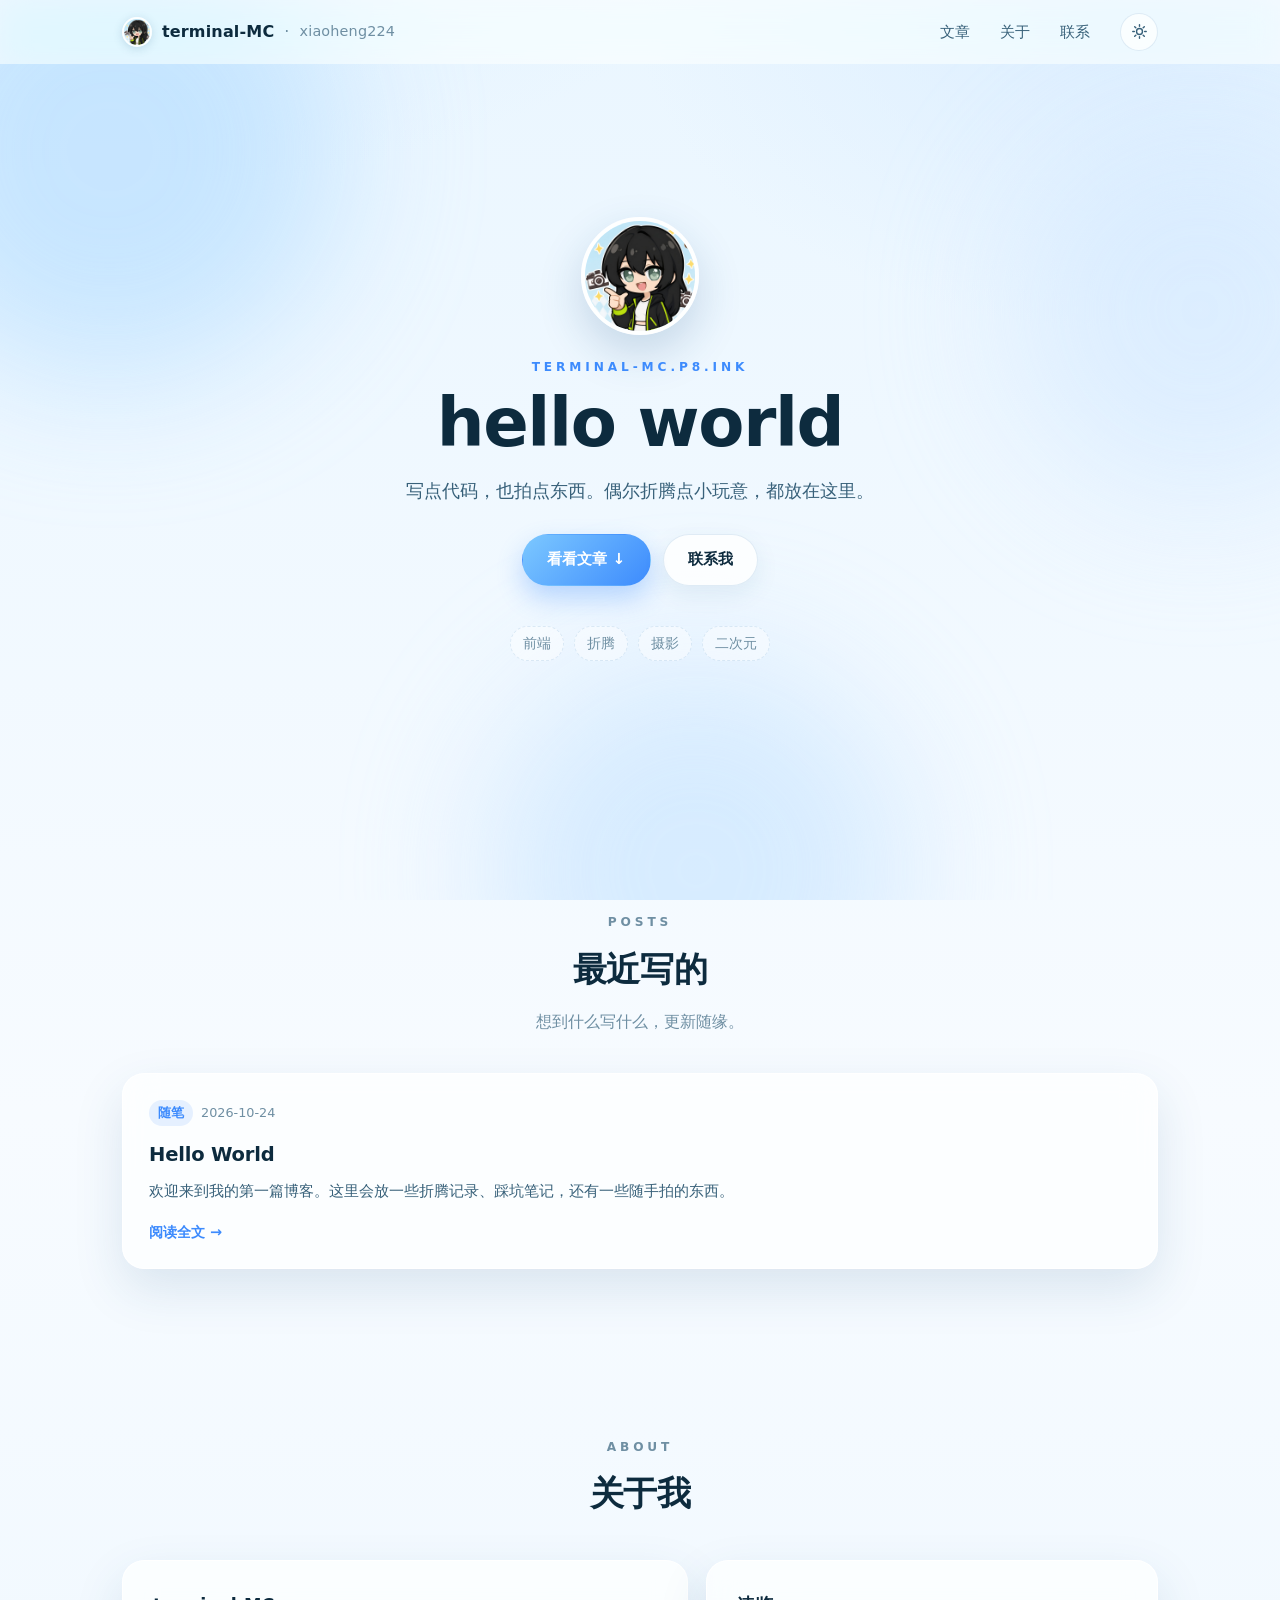
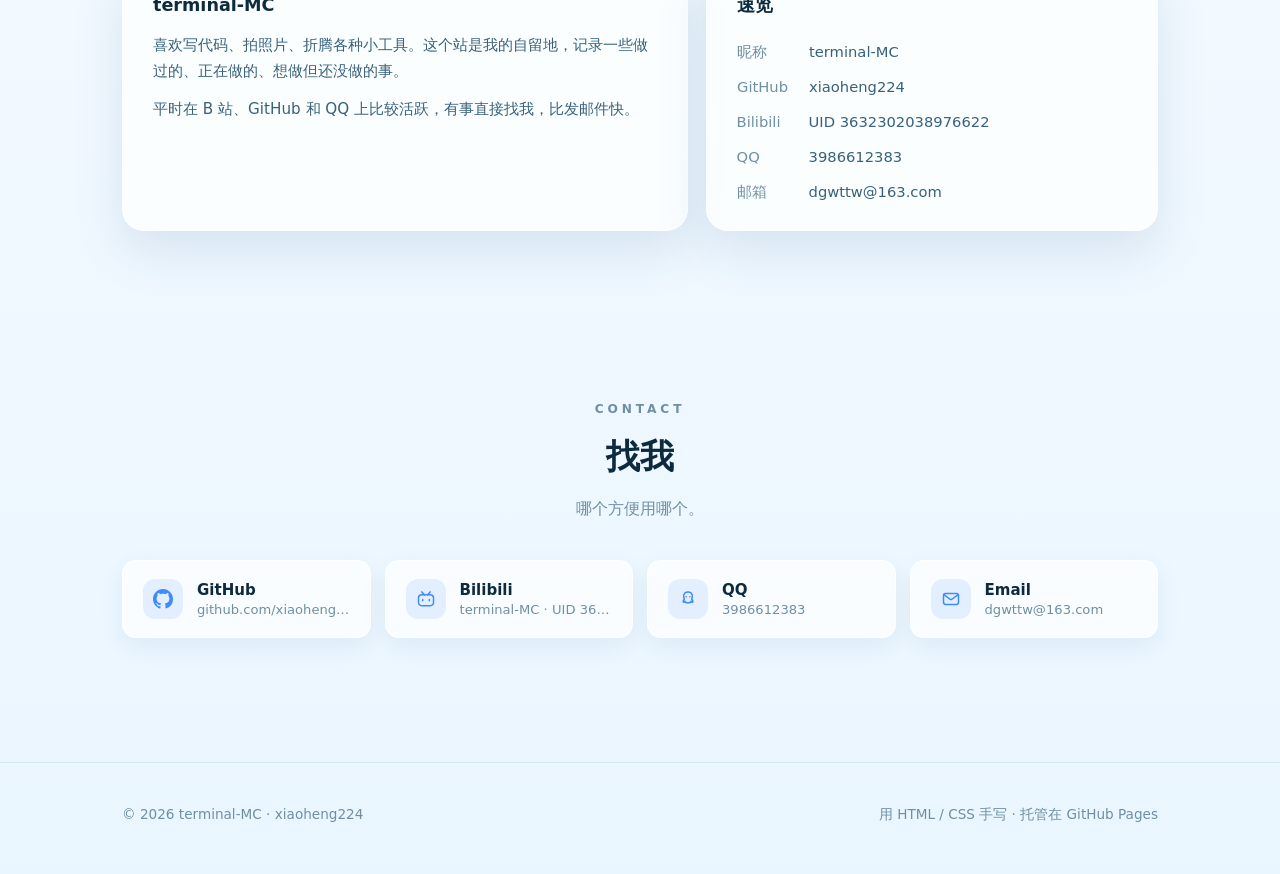
<file: index.html>
<!doctype html>
<html lang="zh-CN" data-theme="light">
  <head>
    <meta charset="utf-8" />
    <meta name="viewport" content="width=device-width, initial-scale=1" />
    <title>hello world · terminal-MC</title>
    <meta name="description" content="terminal-MC 的个人主页：写点代码，也拍点东西。GitHub / Bilibili / 博客。" />
    <meta name="author" content="terminal-MC" />
    <meta name="theme-color" content="#eaf6ff" />
    <link rel="canonical" href="https://xiaoheng224.p8.ink/" />
    <meta property="og:site_name" content="hello world" />
    <meta property="og:title" content="hello world · terminal-MC" />
    <meta property="og:description" content="写点代码，也拍点东西。" />
    <meta property="og:url" content="https://xiaoheng224.p8.ink/" />
    <meta property="og:type" content="website" />
    <link
      rel="icon"
      href="data:image/svg+xml,%3Csvg xmlns='http://www.w3.org/2000/svg' viewBox='0 0 64 64'%3E%3Crect width='64' height='64' rx='16' fill='%233d8bfd'/%3E%3Ctext x='32' y='44' font-size='36' font-family='sans-serif' font-weight='bold' text-anchor='middle' fill='white'%3ET%3C/text%3E%3C/svg%3E"
    />
    <link rel="stylesheet" href="style.css" />
  </head>
  <body>
    <div class="blobs" aria-hidden="true">
      <span class="blob b1"></span>
      <span class="blob b2"></span>
      <span class="blob b3"></span>
    </div>

    <nav class="nav" id="nav">
      <div class="nav-in">
        <a class="brand" href="#top">
          <img src="img/avatar.jpg" alt="terminal-MC 的头像" />
          <span>terminal-MC</span>
          <span class="dot">·</span>
          <span class="handle">xiaoheng224</span>
        </a>
        <div class="nav-links">
          <a href="#posts">文章</a>
          <a href="#about">关于</a>
          <a href="#contact">联系</a>
        </div>
        <button class="theme-toggle" id="themeToggle" type="button" aria-label="切换深色模式">
          <svg class="sun" viewBox="0 0 24 24" fill="none" stroke="currentColor" stroke-width="2" stroke-linecap="round">
            <circle cx="12" cy="12" r="4.2" />
            <path d="M12 2.5v2.2M12 19.3v2.2M2.5 12h2.2M19.3 12h2.2M5.2 5.2l1.6 1.6M17.2 17.2l1.6 1.6M18.8 5.2l-1.6 1.6M6.8 17.2l-1.6 1.6" />
          </svg>
          <svg class="moon" viewBox="0 0 24 24" fill="none" stroke="currentColor" stroke-width="2" stroke-linecap="round">
            <path d="M20 13.5A8 8 0 1 1 10.5 4a6.4 6.4 0 0 0 9.5 9.5z" />
          </svg>
        </button>
      </div>
    </nav>

    <main id="top">
      <header class="hero">
        <img class="hero-avatar" src="img/avatar.jpg" alt="terminal-MC" />
        <p class="eyebrow">terminal-mc.p8.ink</p>
        <h1>hello world</h1>
        <p class="lede">写点代码，也拍点东西。偶尔折腾点小玩意，都放在这里。</p>
        <div class="actions">
          <a class="btn primary" href="#posts">看看文章 ↓</a>
          <a class="btn ghost" href="#contact">联系我</a>
        </div>
        <ul class="chips">
          <li>前端</li>
          <li>折腾</li>
          <li>摄影</li>
          <li>二次元</li>
        </ul>
      </header>

      <section id="posts">
        <div class="wrap">
          <div class="section-head reveal">
            <p class="eyebrow">posts</p>
            <h2>最近写的</h2>
            <p>想到什么写什么，更新随缘。</p>
          </div>

          <div class="posts">
            <a class="card post reveal" href="post/hello-world.html">
              <div class="meta">
                <span class="tag">随笔</span>
                <span>2026-10-24</span>
              </div>
              <h3>Hello World</h3>
              <p>欢迎来到我的第一篇博客。这里会放一些折腾记录、踩坑笔记，还有一些随手拍的东西。</p>
              <span class="more">阅读全文 →</span>
            </a>
          </div>
        </div>
      </section>

      <section id="about">
        <div class="wrap">
          <div class="section-head reveal">
            <p class="eyebrow">about</p>
            <h2>关于我</h2>
          </div>

          <div class="about-grid">
            <div class="card about-card reveal">
              <h3>terminal-MC</h3>
              <p>
                喜欢写代码、拍照片、折腾各种小工具。这个站是我的自留地，记录一些做过的、正在做的、想做但还没做的事。
              </p>
              <p>
                平时在 B 站、GitHub 和 QQ 上比较活跃，有事直接找我，比发邮件快。
              </p>
            </div>

            <div class="card about-card reveal">
              <h3>速览</h3>
              <ul class="facts">
                <li><span class="k">昵称</span><span>terminal-MC</span></li>
                <li><span class="k">GitHub</span><span>xiaoheng224</span></li>
                <li><span class="k">Bilibili</span><span>UID 3632302038976622</span></li>
                <li><span class="k">QQ</span><span>3986612383</span></li>
                <li><span class="k">邮箱</span><span>dgwttw@163.com</span></li>
              </ul>
            </div>
          </div>
        </div>
      </section>

      <section id="contact">
        <div class="wrap">
          <div class="section-head reveal">
            <p class="eyebrow">contact</p>
            <h2>找我</h2>
            <p>哪个方便用哪个。</p>
          </div>

          <div class="contact-grid">
            <a class="contact reveal" href="https://github.com/xiaoheng224" target="_blank" rel="noopener">
              <span class="ico">
                <svg viewBox="0 0 16 16" fill="currentColor">
                  <path d="M8 0C3.58 0 0 3.58 0 8c0 3.54 2.29 6.53 5.47 7.59.4.07.55-.17.55-.38 0-.19-.01-.82-.01-1.49-2.01.37-2.53-.49-2.69-.94-.09-.23-.48-.94-.82-1.13-.28-.15-.68-.52-.01-.53.63-.01 1.08.58 1.23.82.72 1.21 1.87.87 2.33.66.07-.52.28-.87.51-1.07-1.78-.2-3.64-.89-3.64-3.95 0-.87.31-1.59.82-2.15-.08-.2-.36-1.02.08-2.12 0 0 .67-.21 2.2.82.64-.18 1.32-.27 2-.27.68 0 1.36.09 2 .27 1.53-1.04 2.2-.82 2.2-.82.44 1.1.16 1.92.08 2.12.51.56.82 1.27.82 2.15 0 3.07-1.87 3.75-3.65 3.95.29.25.54.73.54 1.48 0 1.07-.01 1.93-.01 2.2 0 .21.15.46.55.38A8.01 8.01 0 0 0 16 8c0-4.42-3.58-8-8-8z" />
                </svg>
              </span>
              <span class="txt"><strong>GitHub</strong><span>github.com/xiaoheng224</span></span>
            </a>

            <a class="contact reveal" href="https://space.bilibili.com/3632302038976622" target="_blank" rel="noopener">
              <span class="ico">
                <svg viewBox="0 0 24 24" fill="none" stroke="currentColor" stroke-width="1.8" stroke-linecap="round" stroke-linejoin="round">
                  <rect x="3" y="7" width="18" height="13" rx="4" />
                  <path d="M7 3.5 10 7M17 3.5 14 7M8 12.5v1.5M16 12.5v1.5" />
                </svg>
              </span>
              <span class="txt"><strong>Bilibili</strong><span>terminal-MC · UID 3632302038976622</span></span>
            </a>

            <a class="contact reveal" href="https://wpa.qq.com/msgrd?v=3&amp;uin=3986612383&amp;site=qq&amp;menu=yes" target="_blank" rel="noopener">
              <span class="ico">
                <svg viewBox="0 0 24 24" fill="none" stroke="currentColor" stroke-width="1.8" stroke-linecap="round" stroke-linejoin="round">
                  <path d="M12 3.5c3 0 5.2 2.2 5.2 5 0 1.3-.3 2.4-.8 3.4.8 1 1.4 2.2 1.4 3.1 0 .6-.3 1-.8 1-.6 0-1.1-.6-1.5-1.4-.4 1.2-1.3 2-2.2 2h-2.6c-.9 0-1.8-.8-2.2-2-.4.8-.9 1.4-1.5 1.4-.5 0-.8-.4-.8-1 0-.9.6-2.1 1.4-3.1-.5-1-.8-2.1-.8-3.4 0-2.8 2.2-5 5.2-5z" />
                  <path d="M9.8 9.2h.01M14.2 9.2h.01" />
                </svg>
              </span>
              <span class="txt"><strong>QQ</strong><span>3986612383</span></span>
            </a>

            <a class="contact reveal" href="mailto:dgwttw@163.com">
              <span class="ico">
                <svg viewBox="0 0 24 24" fill="none" stroke="currentColor" stroke-width="1.8" stroke-linecap="round" stroke-linejoin="round">
                  <rect x="3" y="5.5" width="18" height="13" rx="2.5" />
                  <path d="m3.8 7 7.1 5.3a2 2 0 0 0 2.2 0L20.2 7" />
                </svg>
              </span>
              <span class="txt"><strong>Email</strong><span>dgwttw@163.com</span></span>
            </a>
          </div>
        </div>
      </section>
    </main>

    <footer>
      <div class="wrap">
        <span>© <span id="year">2026</span> terminal-MC · xiaoheng224</span>
        <span>用 HTML / CSS 手写 · 托管在 GitHub Pages</span>
      </div>
    </footer>

    <script src="main.js"></script>
  </body>
</html>
</file>
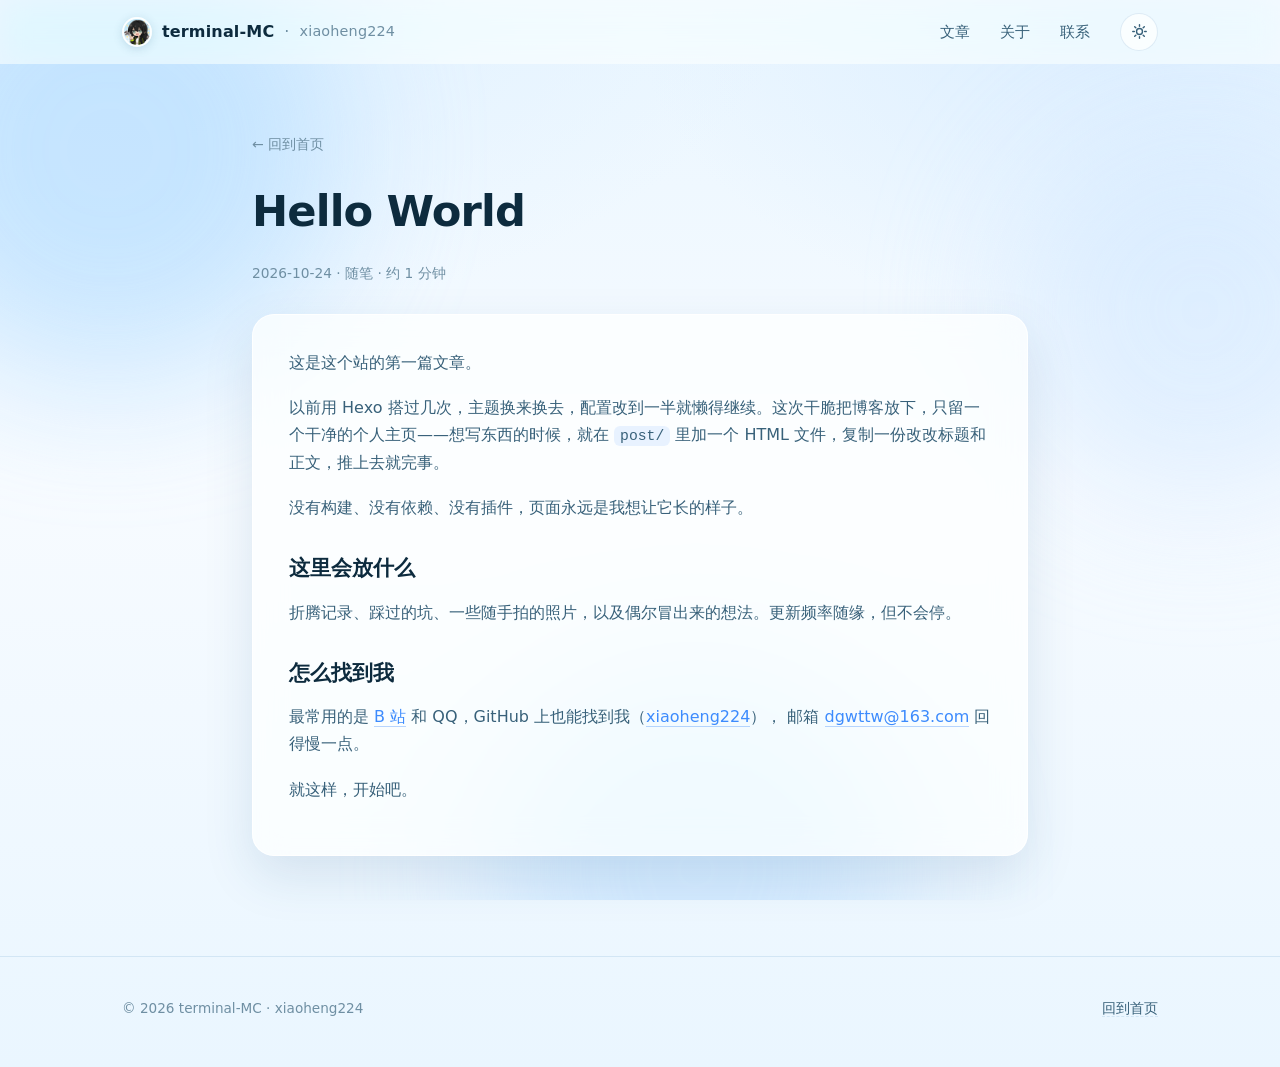
<file: post/hello-world.html>
<!doctype html>
<html lang="zh-CN" data-theme="light">
  <head>
    <meta charset="utf-8" />
    <meta name="viewport" content="width=device-width, initial-scale=1" />
    <title>Hello World · terminal-MC</title>
    <meta name="description" content="第一篇：为什么又折腾了一个新站。" />
    <meta name="theme-color" content="#eaf6ff" />
    <link rel="canonical" href="https://xiaoheng224.p8.ink/post/hello-world.html" />
    <link
      rel="icon"
      href="data:image/svg+xml,%3Csvg xmlns='http://www.w3.org/2000/svg' viewBox='0 0 64 64'%3E%3Crect width='64' height='64' rx='16' fill='%233d8bfd'/%3E%3Ctext x='32' y='44' font-size='36' font-family='sans-serif' font-weight='bold' text-anchor='middle' fill='white'%3ET%3C/text%3E%3C/svg%3E"
    />
    <link rel="stylesheet" href="../style.css" />
  </head>
  <body>
    <div class="blobs" aria-hidden="true">
      <span class="blob b1"></span>
      <span class="blob b2"></span>
      <span class="blob b3"></span>
    </div>

    <nav class="nav" id="nav">
      <div class="nav-in">
        <a class="brand" href="../index.html">
          <img src="../img/avatar.jpg" alt="terminal-MC 的头像" />
          <span>terminal-MC</span>
          <span class="dot">·</span>
          <span class="handle">xiaoheng224</span>
        </a>
        <div class="nav-links">
          <a href="../index.html#posts">文章</a>
          <a href="../index.html#about">关于</a>
          <a href="../index.html#contact">联系</a>
        </div>
        <button class="theme-toggle" id="themeToggle" type="button" aria-label="切换深色模式">
          <svg class="sun" viewBox="0 0 24 24" fill="none" stroke="currentColor" stroke-width="2" stroke-linecap="round">
            <circle cx="12" cy="12" r="4.2" />
            <path d="M12 2.5v2.2M12 19.3v2.2M2.5 12h2.2M19.3 12h2.2M5.2 5.2l1.6 1.6M17.2 17.2l1.6 1.6M18.8 5.2l-1.6 1.6M6.8 17.2l-1.6 1.6" />
          </svg>
          <svg class="moon" viewBox="0 0 24 24" fill="none" stroke="currentColor" stroke-width="2" stroke-linecap="round">
            <path d="M20 13.5A8 8 0 1 1 10.5 4a6.4 6.4 0 0 0 9.5 9.5z" />
          </svg>
        </button>
      </div>
    </nav>

    <main class="article">
      <div class="wrap" style="max-width: 820px">
        <a class="back" href="../index.html">← 回到首页</a>
        <h1>Hello World</h1>
        <p class="meta">2026-10-24 · 随笔 · 约 1 分钟</p>

        <div class="card prose">
          <p>这是这个站的第一篇文章。</p>
          <p>
            以前用 Hexo 搭过几次，主题换来换去，配置改到一半就懒得继续。这次干脆把博客放下，只留一个干净的个人主页——想写东西的时候，就在
            <code>post/</code> 里加一个 HTML 文件，复制一份改改标题和正文，推上去就完事。
          </p>
          <p>没有构建、没有依赖、没有插件，页面永远是我想让它长的样子。</p>

          <h2>这里会放什么</h2>
          <p>折腾记录、踩过的坑、一些随手拍的照片，以及偶尔冒出来的想法。更新频率随缘，但不会停。</p>

          <h2>怎么找到我</h2>
          <p>
            最常用的是 <a href="https://space.bilibili.com/3632302038976622" target="_blank" rel="noopener">B 站</a>
            和 QQ，GitHub 上也能找到我（<a href="https://github.com/xiaoheng224" target="_blank" rel="noopener">xiaoheng224</a>），
            邮箱 <a href="mailto:dgwttw@163.com">dgwttw@163.com</a> 回得慢一点。
          </p>
          <p>就这样，开始吧。</p>
        </div>
      </div>
    </main>

    <footer>
      <div class="wrap">
        <span>© <span id="year">2026</span> terminal-MC · xiaoheng224</span>
        <span><a href="../index.html">回到首页</a></span>
      </div>
    </footer>

    <script src="../main.js"></script>
  </body>
</html>
</file>
<file: style.css>
/* ---------------------------------------------------------------
   terminal-MC 的个人主页
   浅蓝玻璃拟态风格，纯手写，无框架、无外部依赖
   --------------------------------------------------------------- */

:root {
  --bg-1: #eaf6ff;
  --bg-2: #f7fbff;
  --bg-3: #dff0ff;
  --ink: #0d2b3e;
  --ink-soft: #38617a;
  --muted: #6f8fa3;
  --line: rgba(120, 170, 210, 0.22);
  --card: rgba(255, 255, 255, 0.72);
  --card-solid: #ffffff;
  --card-border: rgba(255, 255, 255, 0.85);
  --accent: #3d8bfd;
  --accent-2: #7cc8ff;
  --accent-ink: #ffffff;
  --shadow-sm: 0 8px 24px rgba(31, 86, 133, 0.08);
  --shadow: 0 20px 50px rgba(31, 86, 133, 0.13);
  --radius: 22px;
  --radius-sm: 14px;
  --max: 1080px;
}

[data-theme="dark"] {
  --bg-1: #08131c;
  --bg-2: #0b1b27;
  --bg-3: #0e2433;
  --ink: #e8f4ff;
  --ink-soft: #a9c6d8;
  --muted: #7e9cb0;
  --line: rgba(120, 180, 220, 0.16);
  --card: rgba(19, 38, 52, 0.7);
  --card-solid: #12232f;
  --card-border: rgba(120, 180, 220, 0.18);
  --accent: #62a8ff;
  --accent-2: #3d8bfd;
  --accent-ink: #04121c;
  --shadow-sm: 0 8px 24px rgba(0, 0, 0, 0.3);
  --shadow: 0 22px 60px rgba(0, 0, 0, 0.45);
}

* { box-sizing: border-box; }

html { scroll-behavior: smooth; }

body {
  margin: 0;
  min-height: 100vh;
  color: var(--ink);
  background:
    radial-gradient(1100px 700px at 12% -10%, var(--bg-3), transparent 62%),
    radial-gradient(900px 600px at 88% 0%, #dceeff, transparent 55%),
    linear-gradient(180deg, var(--bg-1), var(--bg-2) 45%, var(--bg-1));
  font-family: system-ui, -apple-system, "Segoe UI", "PingFang SC", "Hiragino Sans GB",
    "Microsoft YaHei", sans-serif;
  font-size: 16px;
  line-height: 1.7;
  -webkit-font-smoothing: antialiased;
  overflow-x: hidden;
}

[data-theme="dark"] body {
  background:
    radial-gradient(1100px 700px at 12% -10%, var(--bg-3), transparent 62%),
    radial-gradient(900px 600px at 88% 0%, #123049, transparent 55%),
    linear-gradient(180deg, var(--bg-1), var(--bg-2) 45%, var(--bg-1));
}

a { color: inherit; text-decoration: none; }

/* 背景光斑 ------------------------------------------------------- */
.blobs { position: fixed; inset: 0; pointer-events: none; z-index: 0; overflow: hidden; }
.blob {
  position: absolute;
  border-radius: 50%;
  filter: blur(70px);
  opacity: 0.55;
  animation: drift 26s ease-in-out infinite alternate;
}
.b1 { width: 460px; height: 460px; left: -120px; top: -80px; background: #a9d8ff; }
.b2 { width: 380px; height: 380px; right: -110px; top: 120px; background: #cfe6ff; animation-delay: -8s; }
.b3 { width: 420px; height: 420px; left: 38%; bottom: -180px; background: #bfe0ff; animation-delay: -16s; }
[data-theme="dark"] .blob { opacity: 0.22; }

@keyframes drift {
  from { transform: translate3d(0, 0, 0) scale(1); }
  to { transform: translate3d(24px, -28px, 0) scale(1.08); }
}

/* 导航 ----------------------------------------------------------- */
.nav {
  position: fixed;
  inset: 0 0 auto 0;
  z-index: 20;
  background: rgba(255, 255, 255, 0.6);
  border-bottom: 1px solid transparent;
  backdrop-filter: saturate(180%) blur(14px);
  -webkit-backdrop-filter: saturate(180%) blur(14px);
  transition: border-color 0.25s ease, background 0.25s ease;
}
[data-theme="dark"] .nav { background: rgba(9, 22, 32, 0.62); }
.nav.scrolled { border-bottom-color: var(--line); }

.nav-in {
  max-width: var(--max);
  margin: 0 auto;
  padding: 12px 22px;
  display: flex;
  align-items: center;
  gap: 18px;
}

.brand { display: flex; align-items: center; gap: 10px; font-weight: 650; letter-spacing: 0.01em; white-space: nowrap; }
.brand img {
  width: 30px; height: 30px;
  border-radius: 50%;
  object-fit: cover;
  border: 2px solid rgba(255, 255, 255, 0.9);
  box-shadow: 0 2px 10px rgba(31, 86, 133, 0.18);
}
.brand .dot { color: var(--muted); font-weight: 400; }
.brand .handle { color: var(--muted); font-weight: 500; font-size: 0.9rem; }

.nav-links { margin-left: auto; display: flex; gap: 6px; }
.nav-links a {
  padding: 7px 12px;
  border-radius: 999px;
  color: var(--ink-soft);
  font-size: 0.92rem;
  transition: background 0.2s ease, color 0.2s ease;
}
.nav-links a:hover { background: rgba(255, 255, 255, 0.75); color: var(--ink); }
[data-theme="dark"] .nav-links a:hover { background: rgba(120, 180, 220, 0.12); }

.theme-toggle {
  width: 38px; height: 38px;
  display: grid; place-items: center;
  border-radius: 50%;
  border: 1px solid var(--line);
  background: rgba(255, 255, 255, 0.7);
  color: var(--ink-soft);
  cursor: pointer;
  transition: transform 0.2s ease, background 0.2s ease;
}
[data-theme="dark"] .theme-toggle { background: rgba(120, 180, 220, 0.1); }
.theme-toggle:hover { transform: rotate(18deg); }
.theme-toggle svg { width: 17px; height: 17px; }
.theme-toggle .moon { display: none; }
[data-theme="dark"] .theme-toggle .sun { display: none; }
[data-theme="dark"] .theme-toggle .moon { display: block; }

/* 布局 ----------------------------------------------------------- */
main { position: relative; z-index: 1; }
.wrap { max-width: var(--max); margin: 0 auto; padding: 0 22px; }

/* Hero ----------------------------------------------------------- */
.hero {
  min-height: 92vh;
  display: flex;
  flex-direction: column;
  align-items: center;
  justify-content: center;
  text-align: center;
  padding: 120px 22px 70px;
}

.hero-avatar {
  width: 118px; height: 118px;
  border-radius: 50%;
  object-fit: cover;
  border: 4px solid rgba(255, 255, 255, 0.92);
  box-shadow: 0 18px 45px rgba(31, 86, 133, 0.2);
  animation: float 6s ease-in-out infinite;
}
@keyframes float {
  0%, 100% { transform: translateY(0); }
  50% { transform: translateY(-8px); }
}

.eyebrow {
  margin: 22px 0 0;
  font-size: 0.76rem;
  letter-spacing: 0.32em;
  text-transform: uppercase;
  color: var(--accent);
  font-weight: 600;
}

.hero h1 {
  margin: 10px 0 0;
  font-size: clamp(2.6rem, 7vw, 4.2rem);
  line-height: 1.08;
  letter-spacing: -0.02em;
  font-weight: 750;
}

.lede {
  margin: 16px 0 0;
  max-width: 30em;
  color: var(--ink-soft);
  font-size: clamp(1rem, 2.4vw, 1.12rem);
}

.actions { display: flex; flex-wrap: wrap; gap: 12px; margin-top: 28px; justify-content: center; }

.btn {
  display: inline-flex;
  align-items: center;
  gap: 8px;
  padding: 12px 24px;
  border-radius: 999px;
  font-size: 0.95rem;
  font-weight: 600;
  border: 1px solid transparent;
  transition: transform 0.2s ease, box-shadow 0.25s ease, background 0.25s ease;
}
.btn:hover { transform: translateY(-2px); }
.btn.primary {
  background: linear-gradient(135deg, var(--accent-2), var(--accent));
  color: var(--accent-ink);
  box-shadow: 0 12px 26px rgba(61, 139, 253, 0.32);
}
.btn.ghost {
  background: rgba(255, 255, 255, 0.8);
  border-color: var(--line);
  color: var(--ink);
  box-shadow: var(--shadow-sm);
}
[data-theme="dark"] .btn.ghost { background: rgba(120, 180, 220, 0.1); }

.chips {
  list-style: none;
  display: flex;
  flex-wrap: wrap;
  justify-content: center;
  gap: 10px;
  padding: 0;
  margin: 40px 0 0;
  color: var(--muted);
  font-size: 0.85rem;
}
.chips li {
  padding: 5px 12px;
  border-radius: 999px;
  border: 1px dashed var(--line);
  background: rgba(255, 255, 255, 0.45);
}
[data-theme="dark"] .chips li { background: rgba(120, 180, 220, 0.08); }

/* 区块 ----------------------------------------------------------- */
section { padding: 84px 0; scroll-margin-top: 84px; }

.section-head { text-align: center; margin-bottom: 38px; }
.section-head .eyebrow { margin-top: 0; }
.section-head h2 {
  margin: 8px 0 0;
  font-size: clamp(1.6rem, 4vw, 2.1rem);
  letter-spacing: -0.01em;
}
.section-head p { margin: 10px 0 0; color: var(--muted); }

.card {
  background: var(--card);
  border: 1px solid var(--card-border);
  border-radius: var(--radius);
  box-shadow: var(--shadow);
  backdrop-filter: saturate(160%) blur(16px);
  -webkit-backdrop-filter: saturate(160%) blur(16px);
}

/* 文章 ----------------------------------------------------------- */
.posts { display: grid; gap: 18px; grid-template-columns: repeat(auto-fit, minmax(280px, 1fr)); }

.post {
  display: block;
  padding: 26px 26px 22px;
  transition: transform 0.25s ease, box-shadow 0.25s ease;
}
.post:hover { transform: translateY(-4px); box-shadow: 0 26px 60px rgba(31, 86, 133, 0.18); }

.post .meta {
  display: flex;
  align-items: center;
  gap: 8px;
  font-size: 0.8rem;
  color: var(--muted);
}
.post .meta .tag {
  padding: 2px 9px;
  border-radius: 999px;
  background: rgba(61, 139, 253, 0.12);
  color: var(--accent);
  font-weight: 600;
}
.post h3 { margin: 12px 0 8px; font-size: 1.22rem; letter-spacing: -0.01em; }
.post p { margin: 0; color: var(--ink-soft); font-size: 0.94rem; }
.post .more { display: inline-flex; gap: 6px; margin-top: 16px; color: var(--accent); font-weight: 600; font-size: 0.9rem; }

/* 关于 ----------------------------------------------------------- */
.about-grid { display: grid; gap: 18px; grid-template-columns: 1.25fr 1fr; }
@media (max-width: 760px) { .about-grid { grid-template-columns: 1fr; } }

.about-card { padding: 30px 30px 26px; }
.about-card h3 { margin: 0 0 12px; font-size: 1.1rem; }
.about-card p { margin: 0 0 12px; color: var(--ink-soft); font-size: 0.95rem; }
.about-card p:last-child { margin-bottom: 0; }

.facts { list-style: none; margin: 18px 0 0; padding: 0; display: grid; gap: 10px; }
.facts li { display: flex; gap: 10px; font-size: 0.92rem; color: var(--ink-soft); }
.facts .k { min-width: 62px; color: var(--muted); }

/* 联系 ----------------------------------------------------------- */
.contact-grid { display: grid; gap: 14px; grid-template-columns: repeat(auto-fit, minmax(220px, 1fr)); }

.contact {
  display: flex;
  align-items: center;
  gap: 14px;
  padding: 18px 20px;
  border-radius: var(--radius-sm);
  background: var(--card);
  border: 1px solid var(--card-border);
  box-shadow: var(--shadow-sm);
  transition: transform 0.2s ease, box-shadow 0.2s ease;
}
.contact:hover { transform: translateY(-3px); box-shadow: var(--shadow); }

.contact .ico {
  width: 40px; height: 40px;
  flex: none;
  display: grid; place-items: center;
  border-radius: 12px;
  background: rgba(61, 139, 253, 0.12);
  color: var(--accent);
}
.contact .ico svg { width: 20px; height: 20px; }
.contact .txt { display: flex; flex-direction: column; line-height: 1.35; min-width: 0; }
.contact .txt strong { font-size: 0.94rem; font-weight: 620; }
.contact .txt span { font-size: 0.82rem; color: var(--muted); overflow: hidden; text-overflow: ellipsis; white-space: nowrap; }

/* 页脚 ----------------------------------------------------------- */
footer {
  padding: 40px 0 48px;
  border-top: 1px solid var(--line);
  margin-top: 40px;
  color: var(--muted);
  font-size: 0.85rem;
}
footer .wrap { display: flex; flex-wrap: wrap; gap: 10px; justify-content: space-between; align-items: center; }
footer a { color: var(--ink-soft); border-bottom: 1px dashed var(--line); }

/* 滚动出现 ------------------------------------------------------- */
.reveal { opacity: 0; transform: translateY(18px); transition: opacity 0.6s ease, transform 0.6s ease; }
.reveal.in { opacity: 1; transform: none; }

/* 文章页 --------------------------------------------------------- */
.article { padding: 130px 0 60px; }
.article .back { display: inline-flex; gap: 6px; color: var(--muted); font-size: 0.88rem; margin-bottom: 18px; }
.article h1 { margin: 0 0 10px; font-size: clamp(1.9rem, 5vw, 2.7rem); letter-spacing: -0.02em; }
.article .meta { color: var(--muted); font-size: 0.86rem; margin-bottom: 28px; }
.prose { padding: 34px 36px; }
.prose p { margin: 0 0 18px; color: var(--ink-soft); }
.prose h2 { margin: 30px 0 12px; font-size: 1.3rem; }
.prose code {
  padding: 2px 6px;
  border-radius: 6px;
  background: rgba(61, 139, 253, 0.1);
  font-size: 0.92em;
}
.prose pre {
  padding: 16px 18px;
  border-radius: 14px;
  overflow-x: auto;
  background: rgba(13, 43, 62, 0.06);
}
.prose pre code { background: none; padding: 0; }
.prose a { color: var(--accent); border-bottom: 1px solid rgba(61, 139, 253, 0.35); }

@media (max-width: 640px) {
  .nav-in { gap: 8px; padding: 10px 14px; }
  .brand { font-size: 0.95rem; gap: 8px; }
  .brand img { width: 26px; height: 26px; }
  .brand .handle { display: none; }
  .brand .dot { display: none; }
  .nav-links { gap: 0; }
  .nav-links a { padding: 5px 8px; font-size: 0.82rem; white-space: nowrap; }
  .theme-toggle { width: 34px; height: 34px; flex: none; }
  .hero { min-height: auto; padding-top: 110px; }
  .prose { padding: 24px 20px; }
}

@media (prefers-reduced-motion: reduce) {
  html { scroll-behavior: auto; }
  .blob, .hero-avatar { animation: none; }
  .reveal { opacity: 1; transform: none; transition: none; }
  .btn, .post, .contact, .theme-toggle { transition: none; }
}

/* ---------------------------------------------------------------
   彩蛋：隐藏主题「星夜」
   --------------------------------------------------------------- */
#nightSky {
  position: fixed;
  inset: 0;
  z-index: 0;
  pointer-events: none;
  opacity: 0;
  animation: skyIn 0.9s ease forwards;
}

@keyframes skyIn {
  from { opacity: 0; }
  to { opacity: 1; }
}

.toast {
  position: fixed;
  left: 50%;
  bottom: 30px;
  z-index: 40;
  transform: translate(-50%, 14px);
  padding: 11px 20px;
  border-radius: 999px;
  background: rgba(13, 43, 62, 0.9);
  color: #eaf6ff;
  font-size: 0.86rem;
  text-align: center;
  max-width: min(90vw, 460px);
  box-shadow: 0 14px 34px rgba(0, 0, 0, 0.28);
  opacity: 0;
  pointer-events: none;
  transition: opacity 0.35s ease, transform 0.35s ease;
  backdrop-filter: blur(8px);
  -webkit-backdrop-filter: blur(8px);
}

.toast.show {
  opacity: 1;
  transform: translate(-50%, 0);
}

@media (prefers-reduced-motion: reduce) {
  #nightSky { animation: none; opacity: 1; }
  .toast { transition: none; }
}

/* ---------------------------------------------------------------
   彩蛋 1：连点头像 → 站内终端
   --------------------------------------------------------------- */
.hero-avatar.pop {
  animation: avatarPop 0.38s cubic-bezier(0.34, 1.56, 0.64, 1);
}

@keyframes avatarPop {
  0% { transform: scale(1); }
  45% { transform: scale(1.08); }
  100% { transform: scale(1); }
}

.terminal-modal {
  position: fixed;
  inset: 0;
  z-index: 60;
  display: grid;
  place-items: center;
  padding: 22px;
  background: rgba(6, 20, 30, 0.42);
  backdrop-filter: blur(7px);
  -webkit-backdrop-filter: blur(7px);
  opacity: 0;
  transition: opacity 0.24s ease;
}

.terminal-modal.open { opacity: 1; }

.terminal-window {
  width: min(660px, 100%);
  background: #0b1412;
  border: 1px solid #1e352c;
  border-radius: 14px;
  box-shadow: 0 30px 80px rgba(0, 0, 0, 0.5);
  overflow: hidden;
  transform: translateY(14px) scale(0.985);
  transition: transform 0.26s ease;
}

.terminal-modal.open .terminal-window { transform: none; }

.terminal-bar {
  display: flex;
  align-items: center;
  gap: 7px;
  padding: 9px 12px;
  background: #0a110f;
  border-bottom: 1px solid #1e352c;
}

.tdot { width: 9px; height: 9px; border-radius: 50%; background: #22423a; }

.terminal-bar em {
  margin-left: 6px;
  color: #4b7a63;
  font-style: normal;
  font-size: 11.5px;
  letter-spacing: 0.02em;
}

.terminal-close {
  margin-left: auto;
  width: 24px;
  height: 24px;
  border: 0;
  border-radius: 6px;
  background: transparent;
  color: #6f9b88;
  font-size: 18px;
  line-height: 1;
  cursor: pointer;
}

.terminal-close:hover { background: #16261f; color: #86efac; }

.terminal-body {
  margin: 0;
  padding: 18px 18px 22px;
  min-height: 210px;
  font-family: ui-monospace, SFMono-Regular, "Cascadia Mono", Consolas, monospace;
  font-size: 13px;
  line-height: 1.75;
  color: #86efac;
  white-space: pre-wrap;
  word-break: break-word;
}

@media (prefers-reduced-motion: reduce) {
  .hero-avatar.pop { animation: none; }
  .terminal-modal, .terminal-window { transition: none; }
}
</file>
